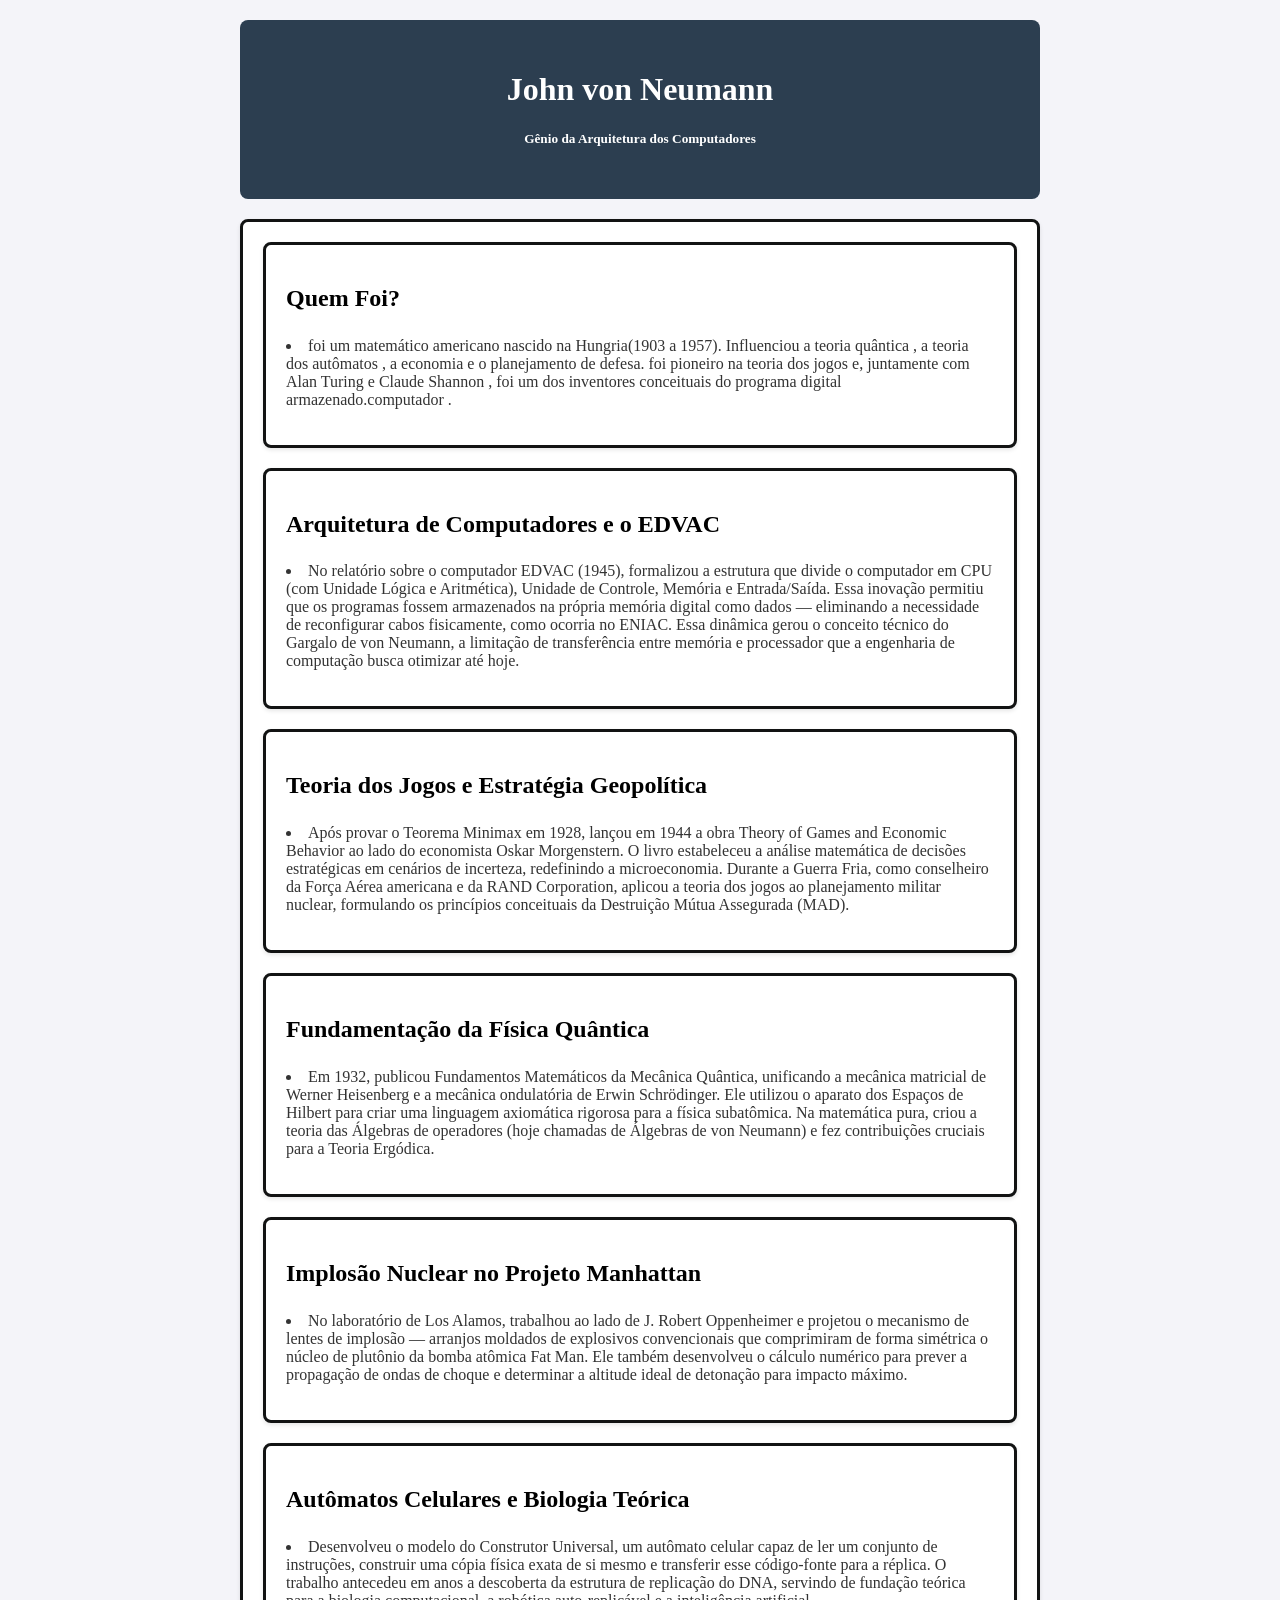
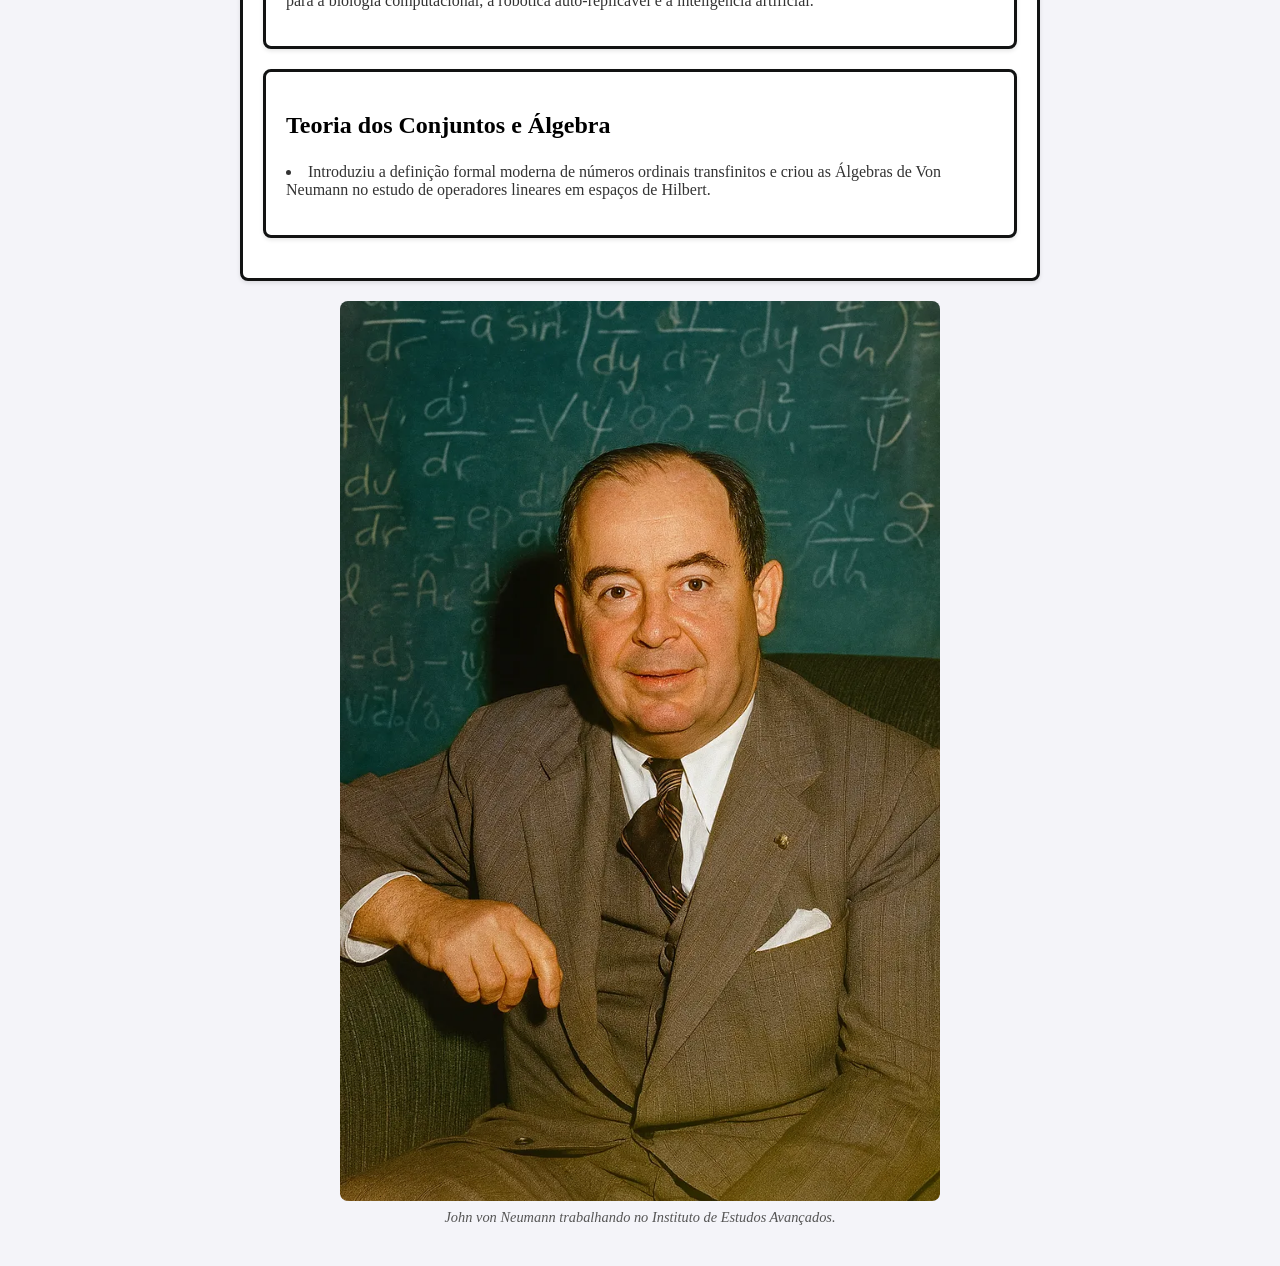
<file: index.html>
<!DOCTYPE html>
<html lang="pt-BR">
<head>
    <meta charset="UTF-8">
    <meta name="viewport" content="width=device-width, initial-scale=1.0">
    <title>kabun</title>
    <style>
        /* --- ESTILOS VISUAIS (CSS) --- */
        body {
            font-family: Garamond, serif;
            background-color: #f4f4f9;
            color: #333;
            max-width: 800px;
            margin: 0 auto;
            padding: 20px;
        }

        /* Estilo do Menu de Navegação */
        .menu {
            display: flex;
            gap: 15px;
            margin-top: 30px; /* Mudamos para dar espaço em cima do menu */
            justify-content: center;
        }
        .menu a {
            text-decoration: none;
            padding: 10px 20px;
            background-color: #3498db; 
            color: white;
            border-radius: 5px;
            font-weight: bold;
        }
        .menu a:hover {
            background-color: #2980b9; 
        }
        .menu a.ativo {
            background-color: #2c3e50; 
        }

        /* Estilo dos Blocos de Conteúdo */
        header {
            text-align: center;
            padding: 30px;
            background-color: #2c3e50;
            color: white;
            border-radius: 8px;
            margin-bottom: 20px;
        }
        .cartao {
            background: white;
            padding: 20px;
            border-radius: 8px;
            margin-bottom: 20px;
            box-shadow: 0 2px 4px rgba(0,0,0,0.1);
            border: 3px solid rgb(18, 19, 19);
        }
        img {
    /* Estas duas linhas centralizam a imagem: */
    display: block;
    margin: 0 auto;

    /* Estas linhas mantêm a imagem bonita e sem vazar do cartão: */
    max-width: 100%;
    height: auto;
    border-radius: 8px;
    width: 600px; /* Define que a imagem terá exatamente 300 pixels de largura */
      border: none; 
}
/* Estiliza o "envelope" da figura */
        figure {
            margin: 0; /* O navegador costuma colocar uma margem que entorta a foto, isso resolve o problema */
            text-align: center; /* Isso centraliza tanto a foto quanto o texto da legenda de uma vez só! */
            margin-bottom: 20px; /* Dá um espaço entre a legenda e o texto de baixo */
        }

        /* Estiliza o texto da legenda */
        figcaption {
            font-size: 0.9em; /* Deixa a letra um pouquinho menor que o texto normal */
            color: #555; /* Usa um cinza médio, um pouco mais claro que o texto principal */
            font-style: italic; /* Deixa a letra "deitadinha" (itálico) */
            margin-top: 8px; /* Dá um pequeno espaço entre a foto e o texto da legenda */
        }
       figure img {
    width: 600px;
    height: auto;
    border-radius: 8px; /* Deixa os cantos redondos. Se não quiser cantos redondos, apague esta linha. */
    
    /* ADICIONE ESTA LINHA PARA REMOVER A BORDA: */
    border: none; 
    
}
h2 { color: black; border-bottom: 2px solid Black 8db; padding-bottom: 5px;}

    </style>
</head>
<body>

    <!-- CABEÇALHO -->
    <header>
        <h1>John von Neumann</h1>
        <h5>Gênio da Arquitetura dos Computadores</h5>
        <p></p>
    </header>

    <!-- CONTEÚDO -->
  
    
    <div class="cartao">
    
        <div class="cartao">
        <h2>Quem Foi?</h2>
        <p><li> foi um matemático americano nascido na Hungria(1903 a 1957). Influenciou a teoria quântica , a teoria dos autômatos , a economia e o planejamento de defesa.  foi pioneiro na teoria dos jogos e, juntamente com Alan Turing e Claude Shannon , foi um dos inventores conceituais do programa digital armazenado.computador . </li></p>
    </div>
    <div class="cartao">
        <h2>Arquitetura de Computadores e o EDVAC</h2>
        <p><li>No relatório sobre o computador EDVAC (1945), formalizou a estrutura que divide o computador em CPU (com Unidade Lógica e Aritmética), Unidade de Controle, Memória e Entrada/Saída. 
            Essa inovação permitiu que os programas fossem armazenados na própria memória digital como dados — eliminando a necessidade de reconfigurar cabos fisicamente, como ocorria no ENIAC. 
            Essa dinâmica gerou o conceito técnico do Gargalo de von Neumann, a limitação de transferência entre memória e processador que a engenharia de computação busca otimizar até hoje.</li></p>    
    </div>

    <div class="cartao">
    <h2>Teoria dos Jogos e Estratégia Geopolítica</h2>
    <p><li>Após provar o Teorema Minimax em 1928, lançou em 1944 a obra Theory of Games and Economic Behavior ao lado do economista Oskar Morgenstern.
         O livro estabeleceu a análise matemática de decisões estratégicas em cenários de incerteza, redefinindo a microeconomia. 
         Durante a Guerra Fria, como conselheiro da Força Aérea americana e da RAND Corporation, aplicou a teoria dos jogos ao planejamento militar nuclear, formulando os princípios conceituais da Destruição Mútua Assegurada (MAD).</p></li>
</div>

<div class="cartao">
    <h2>Fundamentação da Física Quântica</h2>
    <p><li>Em 1932, publicou Fundamentos Matemáticos da Mecânica Quântica, unificando a mecânica matricial de Werner Heisenberg e a mecânica ondulatória de Erwin Schrödinger. 
        Ele utilizou o aparato dos Espaços de Hilbert para criar uma linguagem axiomática rigorosa para a física subatômica. 
        Na matemática pura, criou a teoria das Álgebras de operadores (hoje chamadas de Álgebras de von Neumann) e fez contribuições cruciais para a Teoria Ergódica.</li></p>
</div>

<div class="cartao">
    <h2>Implosão Nuclear no Projeto Manhattan</h2> 
    <p><li>No laboratório de Los Alamos, trabalhou ao lado de J.
        Robert Oppenheimer e projetou o mecanismo de lentes de implosão — arranjos moldados de explosivos convencionais que comprimiram de forma simétrica o núcleo de plutônio da bomba atômica Fat Man. 
        Ele também desenvolveu o cálculo numérico para prever a propagação de ondas de choque e determinar a altitude ideal de detonação para impacto máximo.</li></p>
</div>

<div class="cartao">
     <h2>Autômatos Celulares e Biologia Teórica</h2>
     <p><li>Desenvolveu o modelo do Construtor Universal, um autômato celular capaz de ler um conjunto de instruções, construir uma cópia física exata de si mesmo e transferir esse código-fonte para a réplica. 
        O trabalho antecedeu em anos a descoberta da estrutura de replicação do DNA, servindo de fundação teórica para a biologia computacional, a robótica auto-replicável e a inteligência artificial.</li></p>
</div>

<div class="cartao">
    <h2>Teoria dos Conjuntos e Álgebra</h2>
    <p><li>Introduziu a definição formal moderna de números ordinais transfinitos e criou as Álgebras de Von Neumann no estudo de operadores lineares em espaços de Hilbert.</li></p>
</div>
    </div>
        
        
        <!-- O ENVELOPE QUE GUARDA A FOTO E A LEGENDA -->
        <figure>
            <img src="john.png" alt="Foto de John von Neumann">
            <figcaption>John von Neumann trabalhando no Instituto de Estudos Avançados.</figcaption>
        </figure>

<!-- MENU DE NAVEGAÇÃO MOVIDO PARA O FINAL -->
   

   

</body>
</html>
</file>
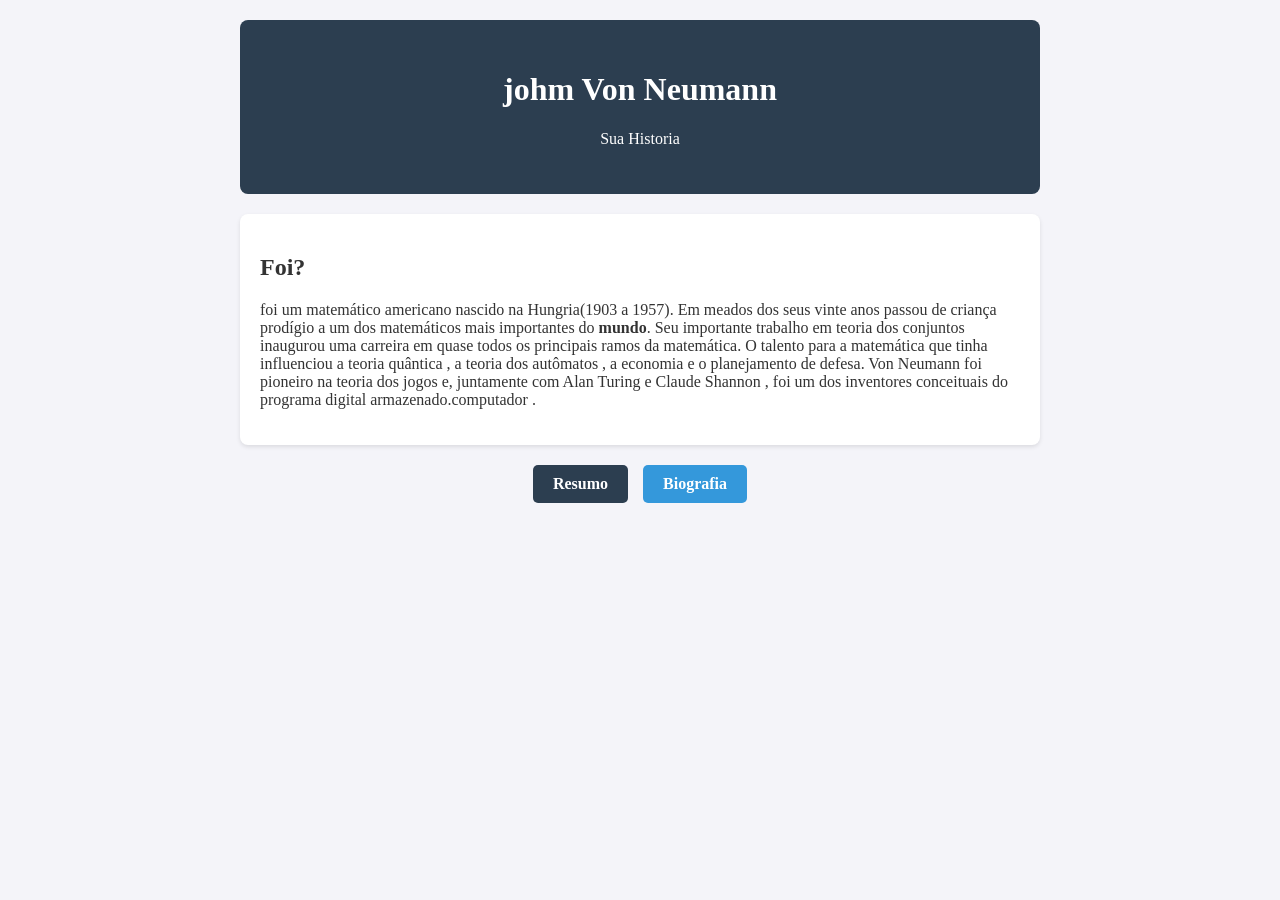
<file: alan-turing.html>
<!DOCTYPE html>
<html lang="pt-BR">
<head>
    <meta charset="UTF-8">
    <meta name="viewport" content="width=device-width, initial-scale=1.0">
    <title>kabun</title>
    <style>
        /* Os mesmos estilos da página principal para manter o padrão */
        body { font-family: Garamond, serif; 
            background-color: #f4f4f9; 
            color: #333; 
            max-width: 800px; 
            margin: 0 auto; 
            padding: 20px;
         }

        .menu { display: flex;
             gap: 15px; 
             margin-top: 20px; 
             justify-content: center;
             } /* Espaço ajustado aqui também */
        
        .menu a { text-decoration: none; 
            padding: 10px 20px; 
            background-color: #3498db; 
            color: white; border-radius: 5px; 
            font-weight: bold; 
        }

        .menu a:hover { background-color: #2980b9; 
        }

        .menu a.ativo { background-color: #2c3e50; 
        }

        header { text-align: center; 
            padding: 30px; 
            background-color: #2c3e50; 
            color: white; 
            border-radius: 8px; 
            margin-bottom: 20px;
         }
        
         .cartao { background: white; 
            padding: 20px; 
            border-radius: 8px; 
            margin-bottom: 20px; 
            box-shadow: 0 2px 4px rgba(0,0,0,0.1); }
    </style>
</head>

<body>
     
    <header>
        <h1>johm Von Neumann</h1>
        <p>Sua Historia</p>
    </header>

    <div class="cartao">
        <h2>Foi?</h2>
        <p> foi um matemático americano nascido na Hungria(1903 a 1957). Em meados dos seus vinte anos passou de criança prodígio a um dos matemáticos mais importantes do <strong>mundo</strong>. Seu importante trabalho em teoria dos conjuntos inaugurou uma carreira em quase todos os principais ramos da matemática. O talento  para a matemática que tinha  influenciou a teoria quântica , a teoria dos autômatos , a economia e o planejamento de defesa. Von Neumann foi pioneiro na teoria dos jogos e, juntamente com Alan Turing e Claude Shannon , foi um dos inventores conceituais do programa digital armazenado.computador . </p>
    </div>

    <!-- MENU DE NAVEGAÇÃO MOVIDO PARA O FINAL -->
  <nav class="menu">
        <a href="index.html" class="ativo">Resumo</a>
        <a href="alan-turing.html">Biografia</a>
    </nav>
</body>
</html>
</file>
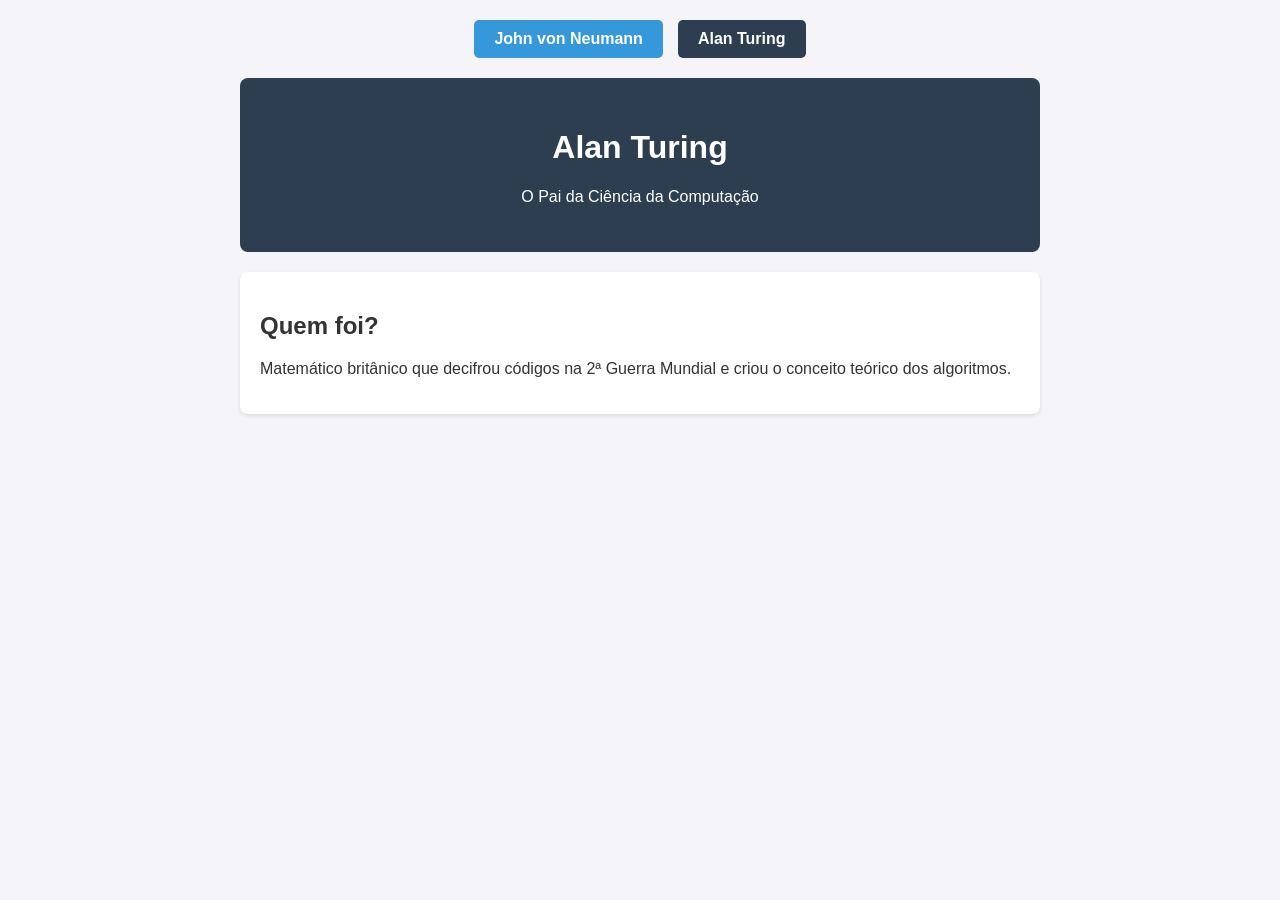
<file: tosso.html>
<!DOCTYPE html>
<html lang="pt-BR">
<head>
    <meta charset="UTF-8">
    <meta name="viewport" content="width=device-width, initial-scale=1.0">
    <title>kabun</title>
    <style>
        /* Os mesmos estilos da página principal para manter o padrão */
        body { font-family: Arial, sans-serif; background-color: #f4f4f9; color: #333; max-width: 800px; margin: 0 auto; padding: 20px; }
        .menu { display: flex; gap: 15px; margin-bottom: 20px; justify-content: center; }
        .menu a { text-decoration: none; padding: 10px 20px; background-color: #3498db; color: white; border-radius: 5px; font-weight: bold; }
        .menu a:hover { background-color: #2980b9; }
        .menu a.ativo { background-color: #2c3e50; }
        header { text-align: center; padding: 30px; background-color: #2c3e50; color: white; border-radius: 8px; margin-bottom: 20px; }
        .cartao { background: white; padding: 20px; border-radius: 8px; margin-bottom: 20px; box-shadow: 0 2px 4px rgba(0,0,0,0.1); }
    </style>
</head>
<body>

    <!-- MENU DE NAVEGAÇÃO -->
    <nav class="menu">
        <a href="index.html">John von Neumann</a>
        <a href="alan-turing.html" class="ativo">Alan Turing</a>
    </nav>

    <header>
        <h1>Alan Turing</h1>
        <p>O Pai da Ciência da Computação</p>
    </header>

    <div class="cartao">
        <h2>Quem foi?</h2>
        <p>Matemático britânico que decifrou códigos na 2ª Guerra Mundial e criou o conceito teórico dos algoritmos.</p>
    </div>

</body>
</html>
</file>
